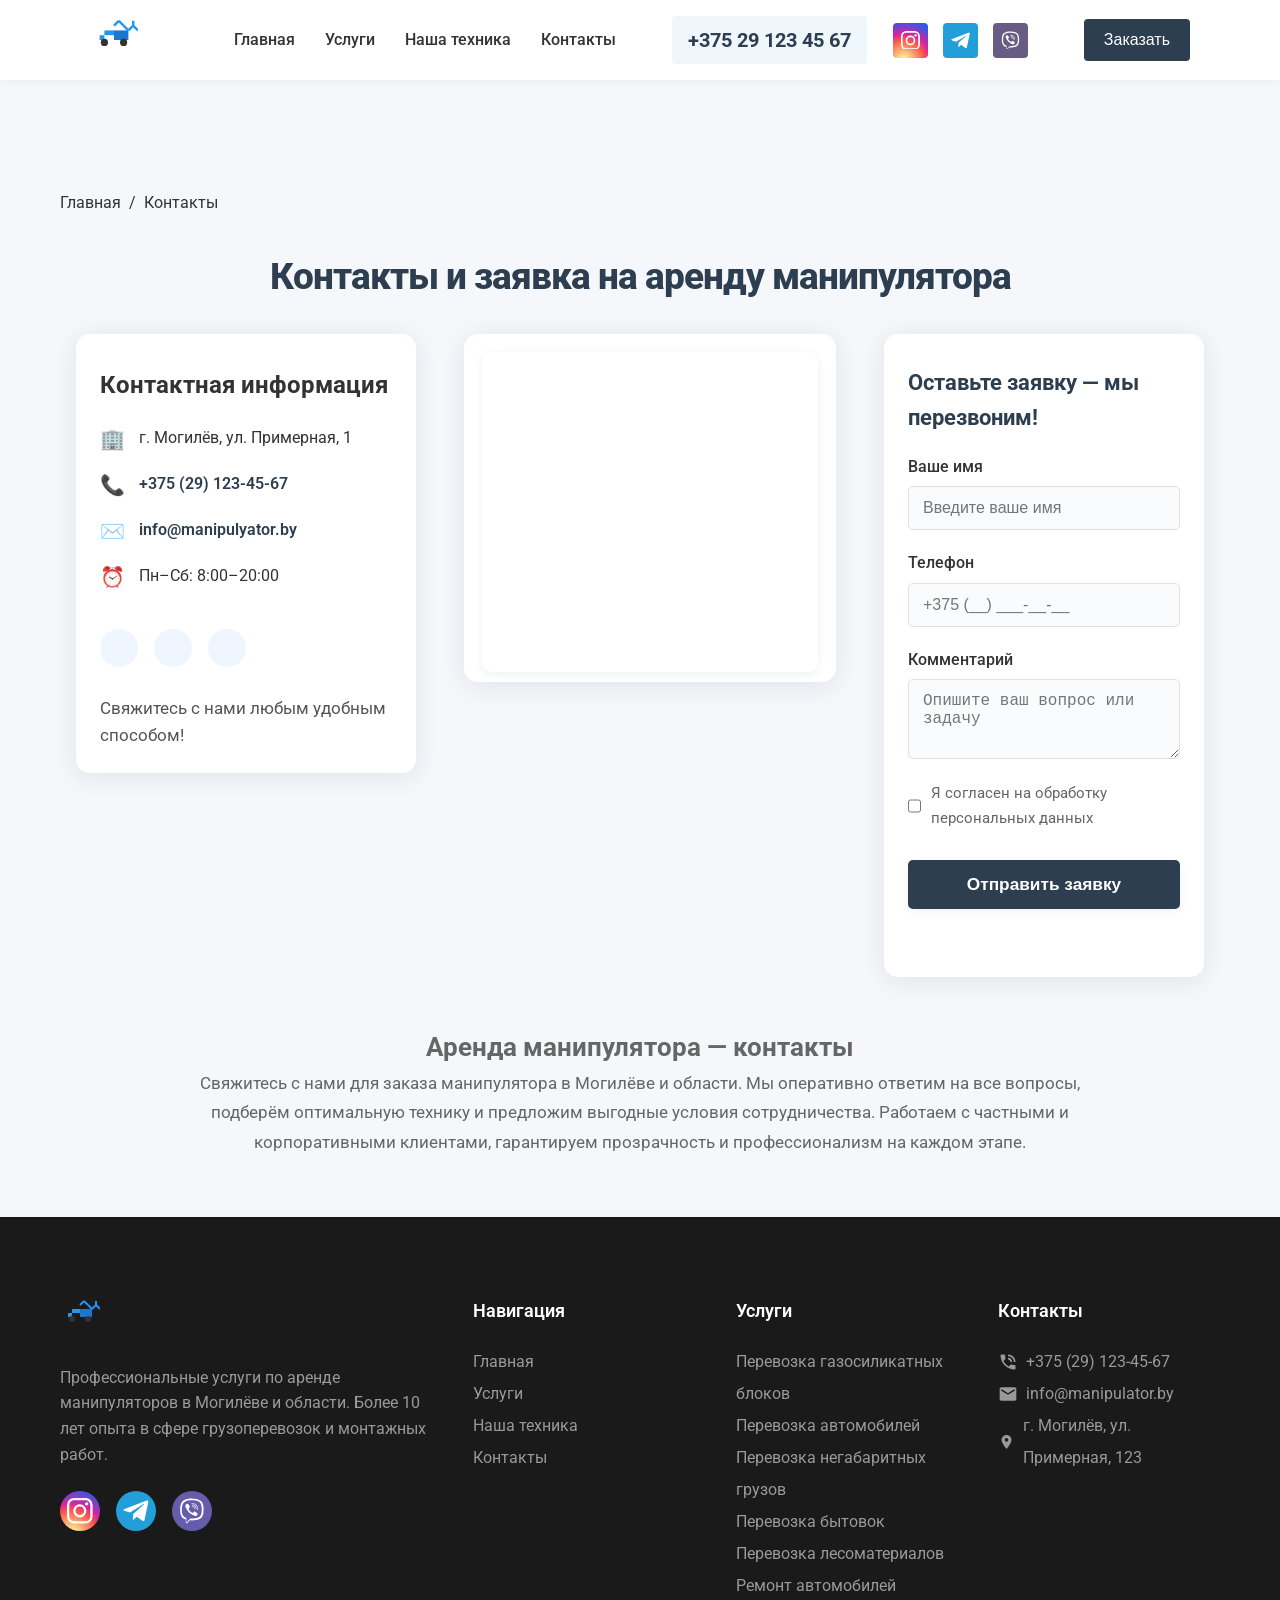
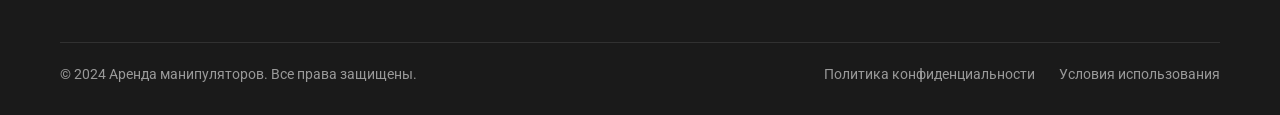
<file: html-css-js/example/contacts.html>
<!DOCTYPE html>
<html lang="ru">
  <head>
    <meta charset="UTF-8" />
    <meta name="viewport" content="width=device-width, initial-scale=1.0" />
    <meta name="robots" content="noindex, nofollow" />
    <title>Контакты | Аренда манипулятора в Могилёве</title>
    <meta
      name="description"
      content="Контакты для заказа манипулятора в Могилёве и области. Телефон, адрес, email, форма обратной связи. Быстрый отклик и консультация."
    />
    <link rel="stylesheet" href="styles.css" />
    <link
      href="https://fonts.googleapis.com/css2?family=Roboto:wght@400;500;700&display=swap"
      rel="stylesheet"
    />
  </head>
  <body>
    <header class="header">
      <div class="header__container">
        <a href="/" class="header__logo">
          <img src="logo.svg" alt="Логотип компании" class="header__logo-img" />
        </a>

        <nav class="header__nav">
          <ul class="header__menu">
            <li><a href="/" class="header__menu-link">Главная</a></li>
            <li><a href="/services.html" class="header__menu-link">Услуги</a></li>
            <li>
              <a href="/equipment.html" class="header__menu-link">Наша техника</a>
            </li>
            <li><a href="/contacts.html" class="header__menu-link">Контакты</a></li>
          </ul>
        </nav>

        <div class="header__contacts">
          <div class="header__social">
            <a href="#" class="header__social-link header__social-link--instagram" aria-label="Instagram">
                <svg xmlns="http://www.w3.org/2000/svg" width="22" height="22" fill="none" viewBox="0 0 22 22">
                    <path d="M15.929 0H6.07A6.078 6.078 0 0 0 0 6.071v9.858A6.078 6.078 0 0 0 6.071 22h9.858A6.078 6.078 0 0 0 22 15.929V6.07A6.078 6.078 0 0 0 15.929 0Zm4.12 15.929a4.124 4.124 0 0 1-4.12 4.12H6.07a4.124 4.124 0 0 1-4.119-4.12V6.07a4.124 4.124 0 0 1 4.12-4.119h9.857a4.124 4.124 0 0 1 4.12 4.12v9.857Z" fill="#fff"/>
                    <path d="M11.001 5.331a5.675 5.675 0 0 0-5.669 5.67 5.675 5.675 0 0 0 5.67 5.668A5.675 5.675 0 0 0 16.67 11 5.675 5.675 0 0 0 11 5.331Zm0 9.386A3.721 3.721 0 0 1 7.284 11a3.721 3.721 0 0 1 3.717-3.717A3.721 3.721 0 0 1 14.718 11a3.721 3.721 0 0 1-3.717 3.717ZM16.907 3.676c-.376 0-.746.152-1.011.419-.267.265-.42.635-.42 1.012s.153.746.42 1.013c.265.265.635.419 1.01.419.378 0 .746-.154 1.013-.42.267-.266.42-.636.42-1.012 0-.377-.153-.747-.42-1.012a1.438 1.438 0 0 0-1.012-.419Z" fill="#fff"/>
                  </svg>
            </a>
            <a href="#" class="header__social-link header__social-link--telegram" aria-label="Telegram">
                <svg xmlns="http://www.w3.org/2000/svg" width="39" height="33" viewBox="0 0 39 33" fill="none">
                    <path d="M15.5834 21.4945L14.9556 30.3244C15.8538 30.3244 16.2428 29.9386 16.7093 29.4753L20.9204 25.4509L29.6462 31.8409C31.2465 32.7327 32.374 32.2631 32.8057 30.3687L38.5333 3.53105L38.5349 3.52947C39.0425 1.16386 37.6794 0.238804 36.1202 0.819137L2.45354 13.7082C0.155859 14.6001 0.190648 15.8809 2.06295 16.4612L10.6702 19.1384L30.663 6.62879C31.6039 6.00577 32.4594 6.35049 31.7557 6.97351L15.5834 21.4945Z" fill="white"/>
                  </svg>
            </a>
            <a href="#" class="header__social-link header__social-link--viber" aria-label="Viber">
                <svg xmlns="http://www.w3.org/2000/svg" width="38" height="40" viewBox="0 0 38 40" fill="none">
                    <path fill-rule="evenodd" clip-rule="evenodd" d="M19.8373 0.981379C28.49 1.01969 32.3747 3.83969 33.3359 4.72667C36.528 7.49326 38.2944 13.6313 37.1039 23.3353C36.0535 31.9094 30.078 33.4285 28.0725 33.9384C27.8758 33.9884 27.7173 34.0287 27.6054 34.065C27.0632 34.2414 22.2893 35.4355 16.0822 34.9131C15.3972 35.7095 14.4882 36.7515 13.8299 37.4608C13.6315 37.6746 13.4457 37.8858 13.2682 38.0877C12.3725 39.1061 11.6856 39.8871 10.6372 39.5616C9.59873 39.24 9.65678 37.6628 9.65678 37.6628L9.66258 33.7672H9.65387C0.577986 31.2142 0.710918 21.7987 0.813664 16.7746C0.91641 11.7505 1.89046 7.69817 4.65938 4.92868C9.63356 0.366065 19.8373 0.981379 19.8373 0.981379ZM19.5788 3.61462C26.8981 3.64655 30.406 5.85065 31.2187 6.58903C33.9191 8.9011 35.2949 14.4337 34.2889 22.539C33.4126 29.6171 28.6644 30.7241 26.9493 31.124C26.759 31.1684 26.6061 31.204 26.4999 31.2382C26.0489 31.3856 21.8549 32.4264 16.5835 32.0822C16.5835 32.0822 12.6548 36.8219 11.4276 38.0542C11.2361 38.2452 11.0108 38.323 10.8605 38.2864C10.6515 38.2348 10.5935 37.9846 10.5935 37.6189C10.5969 37.0959 10.6271 31.1453 10.6271 31.1453C3.20757 29.084 3.37986 21.5241 3.47766 17.2327C3.48102 17.0852 3.48429 16.9415 3.48716 16.8021C3.57366 12.6063 4.36254 9.16813 6.70422 6.85605C10.9116 3.04517 19.5788 3.61462 19.5788 3.61462Z" fill="white"/>
                    <path fill-rule="evenodd" clip-rule="evenodd" d="M19.8815 13.4077C19.8957 13.1348 20.1285 12.9251 20.4014 12.9393C21.4121 12.9921 22.2537 13.298 22.8532 13.918C23.4505 14.5355 23.7429 15.3979 23.7943 16.4327C23.8078 16.7056 23.5975 16.9378 23.3246 16.9514C23.0517 16.9649 22.8195 16.7546 22.8059 16.4817C22.7621 15.5974 22.5195 14.9963 22.1419 14.6059C21.7667 14.2179 21.1936 13.9716 20.3498 13.9275C20.0769 13.9133 19.8673 13.6805 19.8815 13.4077Z" fill="white"/>
                    <path fill-rule="evenodd" clip-rule="evenodd" d="M19.1402 10.7717C19.1601 10.4992 19.3972 10.2945 19.6698 10.3144C21.7258 10.4649 23.3813 11.1675 24.5872 12.4839C25.78 13.7872 26.347 15.4088 26.3058 17.3101C26.2999 17.5833 26.0737 17.8 25.8005 17.7941C25.5273 17.7882 25.3106 17.5619 25.3165 17.2887C25.3528 15.6144 24.8605 14.2482 23.8576 13.1523M19.1402 10.7717C19.1203 11.0443 19.325 11.2814 19.5975 11.3013L19.1402 10.7717ZM19.5975 11.3013C21.4597 11.4376 22.8577 12.061 23.8576 13.1523L19.5975 11.3013Z" fill="white"/>
                    <path fill-rule="evenodd" clip-rule="evenodd" d="M18.277 8.26498C18.2789 7.99173 18.502 7.77176 18.7752 7.77367C21.6164 7.79345 24.0182 8.73935 25.9466 10.6192C27.8912 12.5149 28.8527 15.0957 28.877 18.3001C28.8791 18.5733 28.6593 18.7965 28.386 18.7986C28.1128 18.8007 27.8896 18.5809 27.8875 18.3076C27.8647 15.3071 26.9721 13.0009 25.2558 11.3278C23.5232 9.63881 21.3721 8.78133 18.7683 8.7632C18.4951 8.76129 18.2751 8.53824 18.277 8.26498Z" fill="white"/>
                    <path d="M20.4729 23.0108C20.4729 23.0108 21.1608 23.0688 21.5312 22.6126L22.2533 21.7041C22.6016 21.2537 23.4421 20.9663 24.2652 21.4249C24.8821 21.7767 25.4809 22.1591 26.0595 22.5708C26.6058 22.9725 27.7244 23.9059 27.7278 23.9059C28.2607 24.3558 28.3838 25.0164 28.021 25.7129C28.021 25.717 28.0181 25.724 28.0181 25.7275C27.6185 26.4202 27.1112 27.0448 26.5152 27.578C26.5082 27.5815 26.5082 27.585 26.5019 27.5885C25.9841 28.0211 25.4754 28.2671 24.9758 28.3263C24.9022 28.3392 24.8274 28.3438 24.7529 28.3402C24.5325 28.3423 24.3134 28.3086 24.1039 28.2404L24.0876 28.2166C23.3179 27.9995 22.0327 27.4561 19.8925 26.2754C18.6539 25.6002 17.4748 24.8213 16.3677 23.9471C15.8129 23.5092 15.2835 23.0398 14.7824 22.5412L14.6222 22.381C14.6042 22.3635 14.5868 22.3455 14.5688 22.3276C14.0702 21.8264 13.6008 21.2971 13.1629 20.7422C12.2888 19.6353 11.5099 18.4564 10.8346 17.2181C9.65385 15.0773 9.11052 13.7933 8.89342 13.0224L8.86962 13.0061C8.80156 12.7966 8.76804 12.5774 8.77035 12.3571C8.76629 12.2826 8.77077 12.2078 8.7837 12.1342C8.84601 11.6354 9.09233 11.1263 9.52266 10.607C9.52614 10.6006 9.52963 10.6006 9.53311 10.5936C10.0662 9.99764 10.6909 9.49051 11.3837 9.09132C11.3872 9.09132 11.3941 9.08784 11.3982 9.08784C12.0948 8.72504 12.7554 8.8481 13.2047 9.37808C13.2082 9.38157 14.1398 10.5002 14.5398 11.0464C14.9515 11.6256 15.3339 12.225 15.6857 12.8424C16.1443 13.665 15.8569 14.5073 15.4065 14.8544L14.498 15.5765C14.0394 15.9469 14.0998 16.6347 14.0998 16.6347C14.0998 16.6347 15.4454 21.7273 20.4729 23.0108Z" fill="white"/>
                  </svg>
            </a>
        </div>
          <a href="tel:+375291234567" class="header__phone"
            >+375 29 123 45 67</a
          >
        </div>

        <button class="header__order-btn">Заказать</button>

        <button class="header__mobile-menu-btn" aria-label="Открыть меню">
          <span></span>
          <span></span>
          <span></span>
        </button>
      </div>
    </header>

    <main class="contacts-main">
      <div class="content-container">
        <nav class="breadcrumbs">
          <ul class="breadcrumbs__list">
            <li class="breadcrumbs__item">
              <a href="index.html" class="breadcrumbs__link">Главная</a>
            </li>
            <li class="breadcrumbs__item breadcrumbs__current">Контакты</li>
          </ul>
        </nav>
        <h1 class="contacts-title">Контакты и заявка на аренду манипулятора</h1>
        <div class="contacts-content">
          <section class="contacts-info">
            <h2 class="visually-hidden">Контактная информация</h2>
            <ul class="contacts-info__list">
              <li>
                <span class="contacts-info__icon">🏢</span>
                <span>г. Могилёв, ул. Примерная, 1</span>
              </li>
              <li>
                <span class="contacts-info__icon">📞</span>
                <a href="tel:+375291234567" class="contacts-info__link"
                  >+375 (29) 123-45-67</a
                >
              </li>
              <li>
                <span class="contacts-info__icon">✉️</span>
                <a
                  href="mailto:info@manipulyator.by"
                  class="contacts-info__link"
                  >info@manipulyator.by</a
                >
              </li>
              <li>
                <span class="contacts-info__icon">⏰</span>
                <span>Пн–Сб: 8:00–20:00</span>
              </li>
            </ul>
            <div class="contacts-social">
              <a href="#" class="contacts-social__link" aria-label="Instagram"
                ><svg width="24" height="24"><!-- ... --></svg></a
              >
              <a href="#" class="contacts-social__link" aria-label="Telegram"
                ><svg width="24" height="24"><!-- ... --></svg></a
              >
              <a href="#" class="contacts-social__link" aria-label="Viber"
                ><svg width="24" height="24"><!-- ... --></svg></a
              >
            </div>
            <div class="contacts-info__cta">
              Свяжитесь с нами любым удобным способом!
            </div>
          </section>
          <section class="contacts-map">
            <iframe
              src="https://yandex.ru/map-widget/v1/?um=constructor%3Aexample&amp;source=constructor&amp;width=100%25&amp;height=320&amp;lang=ru_RU&amp;scroll=false&amp;ll=30.265652,53.913507&amp;z=16&amp;pt=30.265652,53.913507,pm2rdm"
              width="100%"
              height="320"
              frameborder="0"
              allowfullscreen
              title="Карта проезда"
              class="contacts-map__iframe"
            ></iframe>
          </section>
          <section class="contacts-form-section">
            <h2 class="contacts-form-title">
              Оставьте заявку — мы перезвоним!
            </h2>
            <form class="contacts-form" id="contactsForm" autocomplete="off">
              <div class="contacts-form__group">
                <label for="name" class="contacts-form__label">Ваше имя</label>
                <input
                  type="text"
                  id="name"
                  name="name"
                  class="contacts-form__input"
                  placeholder="Введите ваше имя"
                  required
                />
              </div>
              <div class="contacts-form__group">
                <label for="phone" class="contacts-form__label">Телефон</label>
                <input
                  type="tel"
                  id="phone"
                  name="phone"
                  class="contacts-form__input"
                  placeholder="+375 (__) ___-__-__"
                  required
                />
              </div>
              <div class="contacts-form__group">
                <label for="comment" class="contacts-form__label"
                  >Комментарий</label
                >
                <textarea
                  id="comment"
                  name="comment"
                  class="contacts-form__textarea"
                  placeholder="Опишите ваш вопрос или задачу"
                ></textarea>
              </div>
              <div class="contacts-form__group contacts-form__group--checkbox">
                <input
                  type="checkbox"
                  id="consent"
                  name="consent"
                  class="contacts-form__checkbox"
                  required
                />
                <label
                  for="consent"
                  class="contacts-form__label contacts-form__label--checkbox"
                  >Я согласен на обработку персональных данных</label
                >
              </div>
              <button type="submit" class="contacts-form__submit">
                Отправить заявку
              </button>
              <div
                class="contacts-form__message"
                id="contactsFormMessage"
                aria-live="polite"
              ></div>
            </form>
          </section>
        </div>
        <section class="contacts-seo-text">
          <h2 class="visually-hidden">Аренда манипулятора — контакты</h2>
          <p>
            Свяжитесь с нами для заказа манипулятора в Могилёве и области. Мы
            оперативно ответим на все вопросы, подберём оптимальную технику и
            предложим выгодные условия сотрудничества. Работаем с частными и
            корпоративными клиентами, гарантируем прозрачность и профессионализм
            на каждом этапе.
          </p>
        </section>
      </div>
    </main>

    <footer class="footer">
      <div class="footer__container">
          <div class="footer__main">
              <div class="footer__info">
                  <a href="/" class="footer__logo">
                      <img src="logo.svg" alt="Логотип компании" class="footer__logo-img">
                  </a>
                  <p class="footer__description">
                      Профессиональные услуги по аренде манипуляторов в Могилёве и области. 
                      Более 10 лет опыта в сфере грузоперевозок и монтажных работ.
                  </p>
                  <div class="footer__social">
                      <a href="#" class="footer__social-link footer__social-link--instagram" aria-label="Instagram">
                          <svg xmlns="http://www.w3.org/2000/svg" width="22" height="22" fill="none" viewBox="0 0 22 22">
                              <path d="M15.929 0H6.07A6.078 6.078 0 0 0 0 6.071v9.858A6.078 6.078 0 0 0 6.071 22h9.858A6.078 6.078 0 0 0 22 15.929V6.07A6.078 6.078 0 0 0 15.929 0Zm4.12 15.929a4.124 4.124 0 0 1-4.12 4.12H6.07a4.124 4.124 0 0 1-4.119-4.12V6.07a4.124 4.124 0 0 1 4.12-4.119h9.857a4.124 4.124 0 0 1 4.12 4.12v9.857Z" fill="#fff"/>
                              <path d="M11.001 5.331a5.675 5.675 0 0 0-5.669 5.67 5.675 5.675 0 0 0 5.67 5.668A5.675 5.675 0 0 0 16.67 11 5.675 5.675 0 0 0 11 5.331Zm0 9.386A3.721 3.721 0 0 1 7.284 11a3.721 3.721 0 0 1 3.717-3.717A3.721 3.721 0 0 1 14.718 11a3.721 3.721 0 0 1-3.717 3.717ZM16.907 3.676c-.376 0-.746.152-1.011.419-.267.265-.42.635-.42 1.012s.153.746.42 1.013c.265.265.635.419 1.01.419.378 0 .746-.154 1.013-.42.267-.266.42-.636.42-1.012 0-.377-.153-.747-.42-1.012a1.438 1.438 0 0 0-1.012-.419Z" fill="#fff"/>
                            </svg>
                      </a>
                      <a href="#" class="footer__social-link footer__social-link--telegram" aria-label="Telegram">
                          <svg xmlns="http://www.w3.org/2000/svg" width="39" height="33" viewBox="0 0 39 33" fill="none">
                              <path d="M15.5834 21.4945L14.9556 30.3244C15.8538 30.3244 16.2428 29.9386 16.7093 29.4753L20.9204 25.4509L29.6462 31.8409C31.2465 32.7327 32.374 32.2631 32.8057 30.3687L38.5333 3.53105L38.5349 3.52947C39.0425 1.16386 37.6794 0.238804 36.1202 0.819137L2.45354 13.7082C0.155859 14.6001 0.190648 15.8809 2.06295 16.4612L10.6702 19.1384L30.663 6.62879C31.6039 6.00577 32.4594 6.35049 31.7557 6.97351L15.5834 21.4945Z" fill="white"/>
                            </svg>
                      </a>
                      <a href="#" class="footer__social-link footer__social-link--viber" aria-label="Viber">
                          <svg xmlns="http://www.w3.org/2000/svg" width="38" height="40" viewBox="0 0 38 40" fill="none">
                              <path fill-rule="evenodd" clip-rule="evenodd" d="M19.8373 0.981379C28.49 1.01969 32.3747 3.83969 33.3359 4.72667C36.528 7.49326 38.2944 13.6313 37.1039 23.3353C36.0535 31.9094 30.078 33.4285 28.0725 33.9384C27.8758 33.9884 27.7173 34.0287 27.6054 34.065C27.0632 34.2414 22.2893 35.4355 16.0822 34.9131C15.3972 35.7095 14.4882 36.7515 13.8299 37.4608C13.6315 37.6746 13.4457 37.8858 13.2682 38.0877C12.3725 39.1061 11.6856 39.8871 10.6372 39.5616C9.59873 39.24 9.65678 37.6628 9.65678 37.6628L9.66258 33.7672H9.65387C0.577986 31.2142 0.710918 21.7987 0.813664 16.7746C0.91641 11.7505 1.89046 7.69817 4.65938 4.92868C9.63356 0.366065 19.8373 0.981379 19.8373 0.981379ZM19.5788 3.61462C26.8981 3.64655 30.406 5.85065 31.2187 6.58903C33.9191 8.9011 35.2949 14.4337 34.2889 22.539C33.4126 29.6171 28.6644 30.7241 26.9493 31.124C26.759 31.1684 26.6061 31.204 26.4999 31.2382C26.0489 31.3856 21.8549 32.4264 16.5835 32.0822C16.5835 32.0822 12.6548 36.8219 11.4276 38.0542C11.2361 38.2452 11.0108 38.323 10.8605 38.2864C10.6515 38.2348 10.5935 37.9846 10.5935 37.6189C10.5969 37.0959 10.6271 31.1453 10.6271 31.1453C3.20757 29.084 3.37986 21.5241 3.47766 17.2327C3.48102 17.0852 3.48429 16.9415 3.48716 16.8021C3.57366 12.6063 4.36254 9.16813 6.70422 6.85605C10.9116 3.04517 19.5788 3.61462 19.5788 3.61462Z" fill="white"/>
                              <path fill-rule="evenodd" clip-rule="evenodd" d="M19.8815 13.4077C19.8957 13.1348 20.1285 12.9251 20.4014 12.9393C21.4121 12.9921 22.2537 13.298 22.8532 13.918C23.4505 14.5355 23.7429 15.3979 23.7943 16.4327C23.8078 16.7056 23.5975 16.9378 23.3246 16.9514C23.0517 16.9649 22.8195 16.7546 22.8059 16.4817C22.7621 15.5974 22.5195 14.9963 22.1419 14.6059C21.7667 14.2179 21.1936 13.9716 20.3498 13.9275C20.0769 13.9133 19.8673 13.6805 19.8815 13.4077Z" fill="white"/>
                              <path fill-rule="evenodd" clip-rule="evenodd" d="M19.1402 10.7717C19.1601 10.4992 19.3972 10.2945 19.6698 10.3144C21.7258 10.4649 23.3813 11.1675 24.5872 12.4839C25.78 13.7872 26.347 15.4088 26.3058 17.3101C26.2999 17.5833 26.0737 17.8 25.8005 17.7941C25.5273 17.7882 25.3106 17.5619 25.3165 17.2887C25.3528 15.6144 24.8605 14.2482 23.8576 13.1523M19.1402 10.7717C19.1203 11.0443 19.325 11.2814 19.5975 11.3013L19.1402 10.7717ZM19.5975 11.3013C21.4597 11.4376 22.8577 12.061 23.8576 13.1523L19.5975 11.3013Z" fill="white"/>
                              <path fill-rule="evenodd" clip-rule="evenodd" d="M18.277 8.26498C18.2789 7.99173 18.502 7.77176 18.7752 7.77367C21.6164 7.79345 24.0182 8.73935 25.9466 10.6192C27.8912 12.5149 28.8527 15.0957 28.877 18.3001C28.8791 18.5733 28.6593 18.7965 28.386 18.7986C28.1128 18.8007 27.8896 18.5809 27.8875 18.3076C27.8647 15.3071 26.9721 13.0009 25.2558 11.3278C23.5232 9.63881 21.3721 8.78133 18.7683 8.7632C18.4951 8.76129 18.2751 8.53824 18.277 8.26498Z" fill="white"/>
                              <path d="M20.4729 23.0108C20.4729 23.0108 21.1608 23.0688 21.5312 22.6126L22.2533 21.7041C22.6016 21.2537 23.4421 20.9663 24.2652 21.4249C24.8821 21.7767 25.4809 22.1591 26.0595 22.5708C26.6058 22.9725 27.7244 23.9059 27.7278 23.9059C28.2607 24.3558 28.3838 25.0164 28.021 25.7129C28.021 25.717 28.0181 25.724 28.0181 25.7275C27.6185 26.4202 27.1112 27.0448 26.5152 27.578C26.5082 27.5815 26.5082 27.585 26.5019 27.5885C25.9841 28.0211 25.4754 28.2671 24.9758 28.3263C24.9022 28.3392 24.8274 28.3438 24.7529 28.3402C24.5325 28.3423 24.3134 28.3086 24.1039 28.2404L24.0876 28.2166C23.3179 27.9995 22.0327 27.4561 19.8925 26.2754C18.6539 25.6002 17.4748 24.8213 16.3677 23.9471C15.8129 23.5092 15.2835 23.0398 14.7824 22.5412L14.6222 22.381C14.6042 22.3635 14.5868 22.3455 14.5688 22.3276C14.0702 21.8264 13.6008 21.2971 13.1629 20.7422C12.2888 19.6353 11.5099 18.4564 10.8346 17.2181C9.65385 15.0773 9.11052 13.7933 8.89342 13.0224L8.86962 13.0061C8.80156 12.7966 8.76804 12.5774 8.77035 12.3571C8.76629 12.2826 8.77077 12.2078 8.7837 12.1342C8.84601 11.6354 9.09233 11.1263 9.52266 10.607C9.52614 10.6006 9.52963 10.6006 9.53311 10.5936C10.0662 9.99764 10.6909 9.49051 11.3837 9.09132C11.3872 9.09132 11.3941 9.08784 11.3982 9.08784C12.0948 8.72504 12.7554 8.8481 13.2047 9.37808C13.2082 9.38157 14.1398 10.5002 14.5398 11.0464C14.9515 11.6256 15.3339 12.225 15.6857 12.8424C16.1443 13.665 15.8569 14.5073 15.4065 14.8544L14.498 15.5765C14.0394 15.9469 14.0998 16.6347 14.0998 16.6347C14.0998 16.6347 15.4454 21.7273 20.4729 23.0108Z" fill="white"/>
                            </svg>
                      </a>
                  </div>
              </div>

              <div class="footer__nav">
                  <div class="footer__nav-column">
                      <h3 class="footer__nav-title">Навигация</h3>
                      <ul class="footer__nav-list">
                          <li><a href="/" class="footer__nav-link">Главная</a></li>
                          <li><a href="/services.html" class="footer__nav-link">Услуги</a></li>
                          <li><a href="/equipment" class="footer__nav-link">Наша техника</a></li>
                          <li><a href="/contacts" class="footer__nav-link">Контакты</a></li>
                      </ul>
                  </div>

                  <div class="footer__nav-column">
                      <h3 class="footer__nav-title">Услуги</h3>
                      <ul class="footer__nav-list">
                          <li><a href="/services/gas-silicate.html" class="footer__nav-link">Перевозка газосиликатных блоков</a></li>
                          <li><a href="/services/car-transport.html" class="footer__nav-link">Перевозка автомобилей</a></li>
                          <li><a href="/services/oversized.html" class="footer__nav-link">Перевозка негабаритных грузов</a></li>
                          <li><a href="/services/cabin-transport.html" class="footer__nav-link">Перевозка бытовок</a></li>
                          <li><a href="/services/wood-transport.html" class="footer__nav-link">Перевозка лесоматериалов</a></li>
                          <li><a href="/services/vehicle-repair.html" class="footer__nav-link">Ремонт автомобилей</a></li>
                      </ul>
                  </div>

                  <div class="footer__nav-column">
                      <h3 class="footer__nav-title">Контакты</h3>
                      <ul class="footer__nav-list">
                          <li>
                              <a href="tel:+375291234567" class="footer__nav-link footer__nav-link--contact">
                                  <svg class="footer__nav-icon" width="20" height="20" viewBox="0 0 24 24">
                                      <path d="M20 15.5c-1.2 0-2.4-.2-3.6-.6-.3-.1-.7 0-1 .2l-2.2 2.2c-2.8-1.4-5.1-3.8-6.6-6.6l2.2-2.2c.3-.3.4-.7.2-1-.3-1.1-.5-2.3-.5-3.5 0-.6-.4-1-1-1H4c-.6 0-1 .4-1 1 0 9.4 7.6 17 17 17 .6 0 1-.4 1-1v-3.5c0-.6-.4-1-1-1zM19 12h2c0-4.9-4-8.9-9-8.9v2c3.9 0 7 3.1 7 6.9zm-4 0h2c0-2.8-2.2-5-5-5v2c1.7 0 3 1.3 3 3z"/>
                                  </svg>
                                  +375 (29) 123-45-67
                              </a>
                          </li>
                          <li>
                              <a href="mailto:info@manipulator.by" class="footer__nav-link footer__nav-link--contact">
                                  <svg class="footer__nav-icon" width="20" height="20" viewBox="0 0 24 24">
                                      <path d="M20 4H4c-1.1 0-2 .9-2 2v12c0 1.1.9 2 2 2h16c1.1 0 2-.9 2-2V6c0-1.1-.9-2-2-2zm0 4l-8 5-8-5V6l8 5 8-5v2z"/>
                                  </svg>
                                  info@manipulator.by
                              </a>
                          </li>
                          <li>
                              <a href="https://yandex.by/maps" target="_blank" class="footer__nav-link footer__nav-link--contact">
                                  <svg class="footer__nav-icon" width="20" height="20" viewBox="0 0 24 24">
                                      <path d="M12 2C8.13 2 5 5.13 5 9c0 5.25 7 13 7 13s7-7.75 7-13c0-3.87-3.13-7-7-7zm0 9.5c-1.38 0-2.5-1.12-2.5-2.5s1.12-2.5 2.5-2.5 2.5 1.12 2.5 2.5-1.12 2.5-2.5 2.5z"/>
                                  </svg>
                                  г. Могилёв, ул. Примерная, 123
                              </a>
                          </li>
                      </ul>
                  </div>
              </div>
          </div>

          <div class="footer__bottom">
              <div class="footer__copyright">
                  © 2024 Аренда манипуляторов. Все права защищены.
              </div>
              <div class="footer__links">
                  <a href="/privacy" class="footer__link">Политика конфиденциальности</a>
                  <a href="/terms" class="footer__link">Условия использования</a>
              </div>
          </div>
      </div>
  </footer>

    <div class="modal" id="orderModal">
      <div class="modal__overlay"></div>
      <div class="modal__container">
        <button class="modal__close" aria-label="Закрыть">
          <svg width="24" height="24" viewBox="0 0 24 24">
            <path
              d="M19 6.41L17.59 5 12 10.59 6.41 5 5 6.41 10.59 12 5 17.59 6.41 19 12 13.41 17.59 19 19 17.59 13.41 12z"
            />
          </svg>
        </button>
        <h2 class="modal__title">Заказать услугу</h2>
        <form class="modal__form" id="orderForm">
          <input type="hidden" name="service" id="serviceName" />
          <div class="modal__form-group">
            <label class="modal__label" for="name">Ваше имя</label>
            <input
              type="text"
              class="modal__input"
              id="name"
              name="name"
              required
              placeholder="Введите ваше имя"
            />
          </div>
          <div class="modal__form-group">
            <label class="modal__label" for="phone">Телефон</label>
            <input
              type="tel"
              class="modal__input"
              id="phone"
              name="phone"
              required
              placeholder="+375 (__) ___-__-__"
            />
          </div>
          <div class="modal__form-group">
            <label class="modal__label" for="message">Комментарий</label>
            <textarea
              class="modal__textarea"
              id="message"
              name="message"
              placeholder="Опишите ваш вопрос или задачу"
            ></textarea>
          </div>
          <div class="modal__form-group modal__form-group--checkbox">
            <input
              type="checkbox"
              class="modal__checkbox"
              id="privacy"
              name="privacy"
              required
            />
            <label class="modal__label modal__label--checkbox" for="privacy">
              Я согласен на обработку персональных данных
            </label>
          </div>
          <button type="submit" class="modal__submit">Отправить заявку</button>
        </form>
      </div>
    </div>

    <script src="script.js"></script>
  </body>
</html>
</file>
<file: html-css-js/example/styles.css>
/* Общие стили */
:root {
  --primary-color: #2c3e50;
  --secondary-color: #3498db;
  --accent-color: #e74c3c;
  --text-color: #333;
  --light-gray: #f5f5f5;
  --border-color: #ddd;
  --shadow: 0 2px 4px rgba(0, 0, 0, 0.1);
  --transition: all 0.3s ease;
  --header-height: 60px;
  --header-bg: rgba(255, 255, 255, 0.98);
  --mobile-menu-width: 280px;
  --logo-size-mobile: 40px;
  --logo-size-desktop: 48px;
}

* {
  margin: 0;
  padding: 0;
  box-sizing: border-box;
}

body {
  font-family: "Roboto", sans-serif;
  line-height: 1.6;
  color: var(--text-color);
}

.content-container {
  max-width: 1200px;
  margin: 0 auto;
  padding: 0 20px;
}

/* Хедер */
.header {
  background-color: #fff;
  box-shadow: var(--shadow);
  position: fixed;
  top: 0;
  left: 0;
  right: 0;
  z-index: 1000;
  padding: 10px 0;
}

@media screen and (min-width: 768px) {
  .header {
    height: 80px;
    padding: 0;
  }
}

@media screen and (min-width: 1024px) {
  .header {
    position: sticky;
    top: 0;
    z-index: 100;
    background: rgba(255, 255, 255, 0.97);
    box-shadow: 0 2px 8px rgba(0, 0, 0, 0.04);
    transition: background 0.3s;
  }
}

/* Header Container */
.header__container {
  padding: 0 16px;
  height: 100%;
  display: flex;
  align-items: center;
  justify-content: space-between;
  gap: 26px;
}

@media screen and (min-width: 768px) {
  .header__container {
    max-width: 720px;
    margin: 0 auto;
    padding: 0 20px;
  }
}

@media screen and (min-width: 1024px) {
  .header__container {
    max-width: 980px;
  }
}

@media screen and (min-width: 1200px) {
  .header__container {
    max-width: 1140px;
  }
}

.header__contacts {
  display: flex;
  flex-direction: column;
  align-items: center;
  gap: 10px;
  flex-grow: 2;
  justify-content: space-around;
}

.header__phone {
  display: flex;
  align-items: center;
  gap: 8px;
  color: var(--primary-color);
  font-size: 14px;
  font-weight: 700;
  text-decoration: none;
  padding: 8px;
  width: fit-content;
  border-radius: 4px;
  background: rgba(52, 152, 219, 0.08);
  transition: background 0.2s, color 0.2s;
}

.header__phone:hover {
  background: var(--primary-color);
  color: #fff;
}

@media screen and (min-width: 450px) {
  .header__contacts {
    flex-direction: row-reverse;
    align-items: center;
  }
}

@media screen and (min-width: 550px) {
  .header__phone {
    padding: 8px 16px;
    font-size: 18px;
  }
}
@media screen and (min-width: 768px) {
  .header__phone {
    font-size: 20px;
  }
}

/* Logo */
.header__logo {
  display: flex;
  align-items: center;
}

.header__logo-img {
  width: var(--logo-size-mobile);
  height: var(--logo-size-mobile);
}

@media screen and (min-width: 768px) {
  .header__logo-img {
    width: var(--logo-size-desktop);
    height: var(--logo-size-desktop);
  }
}

/* Navigation */
.header__nav {
  @media screen and (max-width: 1023px) {
    position: fixed;
    top: 0;
    right: 0;
    width: var(--mobile-menu-width);
    height: 100vh;
    height: 100dvh;
    background: var(--header-bg);
    box-shadow: -2px 0 8px rgba(0, 0, 0, 0.1);
    transform: translateX(100%);
    padding: calc(var(--header-height) + 10px) 20px 20px 20px;
    z-index: 999;
    transition: transform 0.3s ease-in-out;
    display: flex;
    flex-direction: column;
    justify-content: flex-start;
  }
}

.header__nav.active {
  transform: translateX(0);
}

@media screen and (min-width: 1024px) {
  .header__nav {
    position: static;
    width: auto;
    height: auto;
    background: none;
    box-shadow: none;
    transform: none;
    padding: 0;
    margin-left: 40px;
  }
}

/* Menu */
.header__menu {
  display: flex;
  flex-direction: column;
  list-style: none;
  gap: 20px;
}

@media screen and (min-width: 1024px) {
  .header__menu {
    flex-direction: row;
    align-items: center;
    justify-content: space-between;
  }

  .header__contacts {
    gap: 26px;
    flex-grow: 0;
  }
}

@media screen and (min-width: 1200px) {
  .header__menu {
    gap: 30px;
  }
}

/* Menu Links */
.header__menu-link {
  color: var(--text-color);
  text-decoration: none;
  font-size: 18px;
  font-weight: 500;
  display: block;
  padding: 10px 0;
  transition: color 0.3s ease;
}

.header__menu-link:hover {
  color: var(--primary-color);
}

@media screen and (min-width: 768px) {
  .header__menu-link {
    font-size: 16px;
    padding: 0;
  }
}

/* Social Links */
.header__social {
  display: flex;
  gap: 15px;
  justify-content: center;
}

.header__social-link {
    display: flex;
    align-items: center;
    justify-content: center;    
    width: 25px;
    height: 25px;
    padding: 4px;
    border-radius: 4px;
  transition: color 0.3s ease;
}

@media screen and (min-width: 768px) {
    .header__social-link {
        width: 35px;
        height: 35px
    }
}

.header__social-link svg {
    width: 70%;
    height: 70%;
  }

.header__social-link--instagram {
    background: radial-gradient(circle at 30% 107%, #fdf497 0%, #fdf497 5%, #fd5949 45%, #d6249f 60%, #285AEB 90%);
}

.header__social-link--instagram:hover {
    filter: brightness(1.2);
    box-shadow: 0 0 10px rgba(214, 36, 159, 0.3);
}

.header__social-link--telegram {
  background-color: #229ed9;
}

.header__social-link--telegram:hover {
  background-color: #0088cc;
}

.header__social-link--viber {
  background-color: #665c84;
}

.header__social-link--viber:hover {
  background-color: #4c4292;
}

.header__social-link:hover {
  color: var(--primary-color);
}

.header__social-icon {
  width: 24px;
  height: 24px;
  fill: currentColor;
}

/* Order Button */
.header__order-btn {
  display: none;
}

.header__order-btn:hover {
  background: #1976d2;
}

/* Mobile Menu Button */
.header__mobile-menu-btn {
  display: flex;
  flex-direction: column;
  justify-content: space-between;
  width: 30px;
  height: 20px;
  background: none;
  border: none;
  cursor: pointer;
  padding: 0;
  z-index: 1000;
}

@media screen and (min-width: 768px) {
  .header__order-btn {
    display: block;
    width: fit-content;
    background: var(--primary-color);
    color: white;
    border: none;
    padding: 12px 20px;
    border-radius: 4px;
    font-size: 16px;
    font-weight: 500;
    cursor: pointer;
    transition: background-color 0.3s ease;
  }
}

@media screen and (min-width: 1024px) {
  .header__mobile-menu-btn {
    display: none;
  }
}

.header__mobile-menu-btn span {
  display: block;
  width: 100%;
  height: 2px;
  background: var(--text-color);
  transition: transform 0.3s ease, opacity 0.3s ease;
}

.header__mobile-menu-btn.active span:nth-child(1) {
  transform: translateY(9px) rotate(45deg);
}

.header__mobile-menu-btn.active span:nth-child(2) {
  opacity: 0;
}

.header__mobile-menu-btn.active span:nth-child(3) {
  transform: translateY(-9px) rotate(-45deg);
}

/* Main */
main.main {
  margin-top: 80px;
}

@media screen and (min-width: 768px) {
  main.main {
    margin-top: 0;
  }
}

/* Hero Section */
.hero {
  padding: 80px 16px 40px;
  background: linear-gradient(to bottom, #f5f5f5, #ffffff);
}

.hero__container {
  max-width: 1200px;
  margin: 0 auto;
  display: flex;
  flex-direction: column;
  gap: 40px;
}

.hero__content {
  display: flex;
  flex-direction: column;
  gap: 20px;
}

.hero__title {
  font-size: 28px;
  font-weight: 700;
  line-height: 1.2;
  color: var(--text-color);
}

.hero__subtitle {
  font-size: 18px;
  color: #666;
  line-height: 1.4;
}

.hero__features {
  list-style: none;
  display: flex;
  flex-direction: column;
  gap: 16px;
  margin: 20px 0;
}

.hero__feature {
  display: flex;
  align-items: center;
  gap: 12px;
  font-size: 16px;
  color: var(--text-color);
}

.hero__feature-icon {
  fill: var(--primary-color);
  flex-shrink: 0;
}

.hero__button {
  align-self: flex-start;
  background: var(--primary-color);
  color: white;
  border: none;
  padding: 14px 32px;
  border-radius: 4px;
  font-size: 16px;
  font-weight: 500;
  cursor: pointer;
  transition: background-color 0.3s ease;
  margin-bottom: 28px;
}

.hero__button:hover {
  background: #1976d2;
}

.hero__image {
  width: 100%;
  border-radius: 8px;
  overflow: hidden;
  box-shadow: 0 4px 12px rgba(0, 0, 0, 0.1);
}

.hero__img {
  width: 100%;
  height: auto;
  display: block;
  object-fit: cover;
}

@media screen and (min-width: 768px) {
  .hero {
    padding: 100px 20px 60px;
  }

  .hero__container {
    flex-direction: row;
    align-items: center;
    gap: 60px;
  }

  .hero__content {
    flex: 1;
  }

  .hero__title {
    font-size: 36px;
  }

  .hero__subtitle {
    font-size: 20px;
  }

  .hero__image {
    flex: 1;
  }
}

@media screen and (min-width: 1200px) {
  .hero {
    padding: 120px 20px 80px;
  }

  .hero__title {
    font-size: 42px;
  }

  .hero__features {
    gap: 20px;
  }

  .hero__feature {
    font-size: 18px;
  }
}

/* Services Section */
.services {
  padding: 60px 16px;
  background: #fff;
}

.services__title {
  font-size: 32px;
  font-weight: 700;
  text-align: center;
  margin-bottom: 40px;
  color: var(--text-color);
}

.services__grid {
  display: grid;
  grid-template-columns: 1fr;
  gap: 24px;
}

/* Service Card */
.service-card {
  display: flex;
  flex-direction: column;
  background: #fff;
  border-radius: 8px;
  overflow: hidden;
  box-shadow: 0 2px 8px rgba(0, 0, 0, 0.1);
  transition: transform 0.3s ease, box-shadow 0.3s ease;
}

.service-card:hover {
  transform: translateY(-4px);
  box-shadow: 0 4px 12px rgba(0, 0, 0, 0.15);
}

.service-card__image {
  width: 100%;
  height: 200px;
  overflow: hidden;
}

.service-card__img {
  width: 100%;
  height: 100%;
  object-fit: cover;
  transition: transform 0.3s ease;
}

.service-card:hover .service-card__img {
  transform: scale(1.05);
}

.service-card__content {
  padding: 20px;
  display: flex;
  flex-direction: column;
  flex-grow: 1;
}

.service-card__title {
  font-size: 20px;
  font-weight: 600;
  margin-bottom: 12px;
  color: var(--text-color);
}

.service-card__description {
  font-size: 16px;
  color: #666;
  margin-bottom: 16px;
  line-height: 1.4;
}

.service-card__footer {
  display: flex;
  flex-direction: column;
  gap: 16px;
  margin-top: auto;
}

.service-card__price {
  margin-bottom: 0;
  color: var(--primary-color);
  font-weight: 700;
  font-size: 20px;
}

.service-card__buttons {
  display: flex;
  flex-direction: column;
  align-items: center;
  gap: 8px;
  margin-top: auto;
}

.service-card__link,
.service-card__button {
  display: flex;
  align-items: center;
  justify-content: center;
  min-width: 120px;
  height: 48px;
  font-size: 17px;
  font-weight: 500;
  border-radius: 4px;
  padding: 0 24px;
  box-sizing: border-box;
  transition: background 0.2s, color 0.2s, border 0.2s;
  text-decoration: none;
  cursor: pointer;
}
.service-card__link {
  background: #fff;
  color: var(--primary-color);
  border: 2px solid var(--primary-color);
}
.service-card__link:hover {
  background: var(--primary-color);
  color: #fff;
  border-color: var(--primary-color);
}
.service-card__button {
  background: var(--primary-color);
  color: #fff;
  border: 2px solid var(--primary-color);
}
.service-card__button:hover {
  background: #1976d2;
  border-color: #1976d2;
}
@media screen and (min-width: 768px) {
  .service-card__link,
  .service-card__button {
    font-size: 18px;
    height: 52px;
    padding: 0 28px;
  }
}

@media screen and (min-width: 550px) {
  .service-card__buttons {
    flex-direction: row;
  }
}

@media screen and (min-width: 768px) {
  .services {
    padding: 80px 20px;
  }

  .services__title {
    font-size: 36px;
    margin-bottom: 50px;
  }

  .services__grid {
    grid-template-columns: repeat(2, 1fr);
    gap: 30px;
  }

  .service-card__image {
    height: 240px;
  }

  .service-card__buttons {
    justify-content: space-between;
  }
}

@media screen and (min-width: 1200px) {
  .services {
    padding: 100px 20px;
  }

  .services__title {
    font-size: 42px;
    margin-bottom: 60px;
  }

  .services__grid {
    grid-template-columns: repeat(3, 1fr);
    gap: 40px;
  }

  .service-card__image {
    height: 280px;
  }
}

/* Categories Section */
.categories {
  padding: 60px 16px;
  background: #f5f5f5;
}

.categories__title {
  font-size: 32px;
  font-weight: 700;
  text-align: center;
  margin-bottom: 40px;
  color: var(--text-color);
}

.categories__grid {
  display: grid;
  grid-template-columns: 1fr;
  gap: 20px;
}

/* Category Card */
.category-card {
  background: #fff;
  border-radius: 8px;
  padding: 24px;
  text-align: center;
  box-shadow: 0 2px 8px rgba(0, 0, 0, 0.1);
  transition: transform 0.3s ease, box-shadow 0.3s ease;
  cursor: pointer;
}

.category-card:hover {
  transform: translateY(-4px);
  box-shadow: 0 4px 12px rgba(0, 0, 0, 0.15);
}

.category-card__icon {
  width: 64px;
  height: 64px;
  margin: 0 auto 16px;
  color: var(--primary-color);
  transition: transform 0.3s ease;
}

.category-card:hover .category-card__icon {
  transform: scale(1.1);
}

.category-card__title {
  font-size: 18px;
  font-weight: 500;
  color: var(--text-color);
  margin: 0;
}

@media screen and (min-width: 550px) {
  .categories__grid {
    grid-template-columns: repeat(2, 1fr);
  }
}

@media screen and (min-width: 768px) {
  .categories {
    padding: 80px 20px;
  }

  .categories__title {
    font-size: 36px;
    margin-bottom: 50px;
  }

  .categories__grid {
    grid-template-columns: repeat(3, 1fr);
    gap: 30px;
  }

  .category-card {
    padding: 32px;
  }

  .category-card__icon {
    width: 80px;
    height: 80px;
    margin-bottom: 20px;
  }

  .category-card__title {
    font-size: 20px;
  }
}

@media screen and (min-width: 1200px) {
  .categories {
    padding: 100px 20px;
  }

  .categories__title {
    font-size: 42px;
    margin-bottom: 60px;
  }

  .categories__grid {
    grid-template-columns: repeat(3, 1fr);
    gap: 40px;
  }

  .category-card {
    padding: 40px;
  }

  .category-card__icon {
    width: 96px;
    height: 96px;
    margin-bottom: 24px;
  }

  .category-card__title {
    font-size: 22px;
  }
}

/* Advantages Section */
.advantages {
  padding: 60px 16px;
  background: #fff;
}

.advantages__title {
  font-size: 32px;
  font-weight: 700;
  text-align: center;
  margin-bottom: 40px;
  color: var(--text-color);
}

.advantages__grid {
  display: grid;
  grid-template-columns: 1fr;
  gap: 24px;
  margin-bottom: 60px;
}

/* Advantage Card */
.advantage-card {
  background: #fff;
  border-radius: 8px;
  padding: 32px;
  text-align: center;
  box-shadow: 0 2px 8px rgba(0, 0, 0, 0.1);
  transition: transform 0.3s ease, box-shadow 0.3s ease;
}

.advantage-card:hover {
  transform: translateY(-4px);
  box-shadow: 0 4px 12px rgba(0, 0, 0, 0.15);
}

.advantage-card__icon {
  width: 64px;
  height: 64px;
  margin: 0 auto 20px;
  color: var(--primary-color);
  transition: transform 0.3s ease;
}

.advantage-card:hover .advantage-card__icon {
  transform: scale(1.1);
}

.advantage-card__title {
  font-size: 20px;
  font-weight: 600;
  margin-bottom: 12px;
  color: var(--text-color);
}

.advantage-card__description {
  font-size: 16px;
  color: #666;
  line-height: 1.4;
}

/* Workflow */
.workflow {
  padding-top: 40px;
  border-top: 1px solid #eee;
}

.workflow__title {
  font-size: 32px;
  font-weight: 700;
  text-align: center;
  margin-bottom: 40px;
  color: var(--text-color);
}

.workflow__steps {
  display: grid;
  grid-template-columns: 1fr;
  gap: 24px;
}

/* Workflow Step */
.workflow-step {
  position: relative;
  background: #fff;
  border-radius: 8px;
  padding: 32px;
  text-align: center;
  box-shadow: 0 2px 8px rgba(0, 0, 0, 0.1);
}

.workflow-step__number {
  position: absolute;
  top: -20px;
  left: 50%;
  transform: translateX(-50%);
  width: 40px;
  height: 40px;
  background: var(--primary-color);
  color: #fff;
  border-radius: 50%;
  display: flex;
  align-items: center;
  justify-content: center;
  font-size: 18px;
  font-weight: 700;
}

.workflow-step__icon {
  width: 64px;
  height: 64px;
  margin: 0 auto 20px;
  color: var(--primary-color);
}

.workflow-step__title {
  font-size: 20px;
  font-weight: 600;
  margin-bottom: 12px;
  color: var(--text-color);
}

.workflow-step__description {
  font-size: 16px;
  color: #666;
  line-height: 1.4;
}

@media screen and (min-width: 768px) {
  .advantages {
    padding: 80px 20px;
  }

  .advantages__title,
  .workflow__title {
    font-size: 36px;
    margin-bottom: 50px;
  }

  .advantages__grid {
    grid-template-columns: repeat(2, 1fr);
    gap: 30px;
  }

  .workflow__steps {
    grid-template-columns: repeat(2, 1fr);
    gap: 30px;
  }

  .workflow-step {
    padding: 40px;
  }
}

@media screen and (min-width: 1024px) {
  .workflow__steps {
    grid-template-columns: repeat(auto-fit, minmax(220px, 1fr));
    gap: 40px;
    justify-content: center;
  }
  .workflow-step {
    width: 240px;
    min-width: 220px;
    max-width: 260px;
    flex-shrink: 0;
    margin: 0 auto;
  }
}

@media screen and (min-width: 1200px) {
  .advantages {
    padding: 100px 20px;
  }

  .advantages__title,
  .workflow__title {
    font-size: 42px;
    margin-bottom: 60px;
  }

  .advantages__grid {
    grid-template-columns: repeat(4, 1fr);
    gap: 40px;
  }

  .workflow__steps {
    grid-template-columns: repeat(5, 1fr);
    gap: 40px;
    flex-wrap: wrap;
  }

  .workflow-step {
    padding: 48px;
  }

  .workflow-step__number {
    width: 48px;
    height: 48px;
    font-size: 20px;
  }
}

/* Feedback Section */
.feedback {
  padding: 60px 16px;
  background: linear-gradient(to right, #f5f5f5, #ffffff);
}

.feedback__content {
  flex: 1;
}

.feedback__title {
  font-size: 32px;
  font-weight: 700;
  margin-bottom: 16px;
  color: var(--text-color);
}

.feedback__subtitle {
  font-size: 18px;
  color: #666;
  margin-bottom: 32px;
  line-height: 1.4;
}

/* Feedback Form */
.feedback-form {
  display: flex;
  flex-direction: column;
  gap: 24px;
}

.feedback-form__group {
  display: flex;
  flex-direction: column;
  gap: 8px;
}

.feedback-form__label {
  font-size: 16px;
  font-weight: 500;
  color: var(--text-color);
}

.feedback-form__input,
.feedback-form__textarea {
  padding: 12px 16px;
  border: 2px solid #e0e0e0;
  border-radius: 4px;
  font-size: 16px;
  transition: border-color 0.3s ease;
}

.feedback-form__input:focus,
.feedback-form__textarea:focus {
  outline: none;
  border-color: var(--primary-color);
}

.feedback-form__textarea {
  min-height: 120px;
  resize: vertical;
}

.feedback-form__group--checkbox {
  flex-direction: row;
  align-items: center;
  gap: 12px;
}

.feedback-form__checkbox {
  width: 20px;
  height: 20px;
  margin: 0;
}

.feedback-form__label--checkbox {
  font-size: 14px;
  color: #666;
}

.feedback-form__submit {
  background: var(--primary-color);
  color: #fff;
  border: none;
  padding: 16px 32px;
  border-radius: 4px;
  font-size: 16px;
  font-weight: 500;
  cursor: pointer;
  transition: background-color 0.3s ease;
}

.feedback-form__submit:hover {
  background: #1976d2;
}

.feedback__image {
  width: 100%;
  border-radius: 8px;
  overflow: hidden;
  box-shadow: 0 4px 12px rgba(0, 0, 0, 0.1);
}

.feedback__img {
  width: 100%;
  height: auto;
  display: block;
  object-fit: cover;
}

@media screen and (min-width: 768px) {
  .feedback {
    padding: 80px 20px;
  }

  .feedback__container {
    flex-direction: row;
    align-items: center;
    gap: 60px;
  }

  .feedback__title {
    font-size: 36px;
  }

  .feedback__subtitle {
    font-size: 20px;
  }

  .feedback__image {
    flex: 1;
  }
}

@media screen and (min-width: 1200px) {
  .feedback {
    padding: 100px 20px;
  }

  .feedback__title {
    font-size: 42px;
  }

  .feedback-form__input,
  .feedback-form__textarea {
    padding: 16px 20px;
    font-size: 18px;
  }

  .feedback-form__submit {
    padding: 20px 40px;
    font-size: 18px;
  }
}

/* Footer */
.footer {
  background-color: #1a1a1a;
  color: #fff;
  padding: 60px 0 30px;
}

.footer__container {
  max-width: 1200px;
  margin: 0 auto;
  padding: 0 20px;
}

.footer__main {
  display: grid;
  grid-template-columns: 1fr;
  gap: 40px;
  margin-bottom: 40px;
}

.footer__info {
  max-width: 400px;
}

.footer__logo {
  display: inline-block;
  margin-bottom: 20px;
}

.footer__logo-img {
  height: 40px;
  width: auto;
}

.footer__description {
  color: #999;
  font-size: 14px;
  line-height: 1.6;
  margin-bottom: 24px;
}

.footer__social {
  display: flex;
  gap: 16px;
}

.footer__social-link {
  display: flex;
  align-items: center;
  justify-content: center;
  padding: 4px;
  width: 40px;
  height: 40px;
  background-color: rgba(255, 255, 255, 0.1);
  border-radius: 50%;
  transition: background-color 0.3s ease;
}

.footer__social-link svg {
    width: 80%;
    height: 80%;
}

.footer__social-link:hover {
  background-color: var(--primary-color);
}

.footer__social-link--instagram {
  background: radial-gradient(circle at 30% 107%, #fdf497 0%, #fdf497 5%, #fd5949 45%, #d6249f 60%, #285AEB 90%);
}

.footer__social-link--instagram:hover {
    filter: brightness(1.2);
    box-shadow: 0 0 10px rgba(214, 36, 159, 0.3);
}

.footer__social-link--telegram {
  background-color: #229ED9;
}

.footer__social-link--telegram:hover {
  background-color: #0088cc;
}

.footer__social-link--viber {
  background-color: #665CAC;
}

.footer__social-link--viber:hover {
  background-color: #4c4292;
}

.footer__social-icon {
  fill: #fff;
  transition: transform 0.3s ease;
}

.footer__social-link:hover .footer__social-icon {
  transform: scale(1.1);
}

.footer__nav {
  display: grid;
  grid-template-columns: repeat(auto-fit, minmax(200px, 1fr));
  gap: 40px;
}

.footer__nav-title {
  color: #fff;
  font-size: 16px;
  font-weight: 600;
  margin-bottom: 20px;
}

.footer__nav-list {
  list-style: none;
  padding: 0;
  margin: 0;
}

.footer__nav-link {
  color: #999;
  text-decoration: none;
  font-size: 14px;
  line-height: 2;
  transition: color 0.3s ease;
}

.footer__nav-link:hover {
  color: #fff;
}

.footer__nav-link--contact {
  display: flex;
  align-items: center;
  gap: 8px;
}

.footer__nav-icon {
  fill: #999;
  transition: fill 0.3s ease;
}

.footer__nav-link:hover .footer__nav-icon {
  fill: #fff;
}

.footer__bottom {
  padding-top: 20px;
  border-top: 1px solid rgba(255, 255, 255, 0.1);
  display: flex;
  flex-direction: column;
  gap: 16px;
  align-items: center;
  text-align: center;
}

.footer__copyright {
  color: #999;
  font-size: 14px;
}

.footer__links {
  display: flex;
  gap: 24px;
}

.footer__link {
  color: #999;
  text-decoration: none;
  font-size: 14px;
  transition: color 0.3s ease;
}

.footer__link:hover {
  color: #fff;
}

@media screen and (min-width: 768px) {
  .footer__main {
    grid-template-columns: 1fr 2fr;
  }

  .footer__bottom {
    flex-direction: row;
    justify-content: space-between;
    text-align: left;
  }
}

@media screen and (min-width: 1200px) {
  .footer {
    padding: 80px 0 30px;
  }

  .footer__description {
    font-size: 16px;
  }

  .footer__nav-title {
    font-size: 18px;
  }

  .footer__nav-link {
    font-size: 16px;
  }
}

/* Хлебные крошки */
.breadcrumbs {
  margin-bottom: 2rem;
}

.breadcrumbs__list {
  display: flex;
  flex-wrap: wrap;
  gap: 0.5rem;
  list-style: none;
  padding: 0;
  margin: 0;
}

.breadcrumbs__item {
  display: flex;
  align-items: center;
}

.breadcrumbs__item:not(:last-child)::after {
  content: "/";
  margin-left: 0.5rem;
  color: var(--color-text-secondary);
}

.breadcrumbs__link {
  color: var(--color-text-secondary);
  text-decoration: none;
  transition: color var(--transition);
}

.breadcrumbs__link:hover {
  color: var(--color-primary);
}

.breadcrumbs__current {
  color: var(--color-text);
}

/* Страница услуг */
.services-page {
  padding: 120px 0 60px;
  background-color: var(--light-gray);
}

.services-page__container {
  max-width: var(--container-width);
  margin: 0 auto;
  padding: 0 var(--container-padding);
}

.services-page__title {
  font-size: 2.5rem;
  font-weight: 700;
  color: var(--color-text);
  margin-bottom: 3rem;
  text-align: center;
}

.services-page__grid {
  display: grid;
  grid-template-columns: repeat(auto-fit, minmax(300px, 1fr));
  gap: 2rem;
}

/* Модальное окно — консистентные стили */
.modal {
  position: fixed;
  top: 0;
  left: 0;
  width: 100vw;
  height: 100vh;
  display: none;
  z-index: 2000;
}
.modal.active {
  display: block;
}
.modal__overlay {
  position: absolute;
  top: 0;
  left: 0;
  width: 100%;
  height: 100%;
  background: rgba(30, 30, 30, 0.55);
  backdrop-filter: blur(2px);
  z-index: 1;
}
.modal__container {
  position: absolute;
  top: 50%;
  left: 50%;
  transform: translate(-50%, -50%);
  background: #fff;
  border-radius: 12px;
  box-shadow: 0 8px 32px rgba(0, 0, 0, 0.18);
  padding: 32px 20px 28px;
  width: 92vw;
  max-width: 400px;
  z-index: 2;
  display: flex;
  flex-direction: column;
  gap: 0;
  animation: modal-fade-in 0.25s cubic-bezier(0.4, 0, 0.2, 1);
}
@keyframes modal-fade-in {
  from {
    opacity: 0;
    transform: translate(-50%, -60%) scale(0.95);
  }
  to {
    opacity: 1;
    transform: translate(-50%, -50%) scale(1);
  }
}
.modal__close {
  position: absolute;
  top: 16px;
  right: 16px;
  background: none;
  border: none;
  cursor: pointer;
  z-index: 3;
  padding: 4px;
  color: #888;
  transition: color 0.2s;
}
.modal__close:hover {
  color: var(--primary-color);
}
.modal__title {
  font-size: 1.4rem;
  font-weight: 700;
  color: var(--text-color);
  margin-bottom: 24px;
  text-align: center;
}
.modal__form {
  display: flex;
  flex-direction: column;
  gap: 18px;
}
.modal__form-group {
  display: flex;
  flex-direction: column;
  gap: 6px;
}
.modal__label {
  font-size: 1rem;
  color: var(--text-color);
  font-weight: 500;
}
.modal__input,
.modal__textarea {
  padding: 12px 14px;
  border: 1.5px solid #e0e0e0;
  border-radius: 5px;
  background: #fafbfc;
  color: var(--text-color);
  font-size: 1rem;
  transition: border-color 0.2s;
}
.modal__input:focus,
.modal__textarea:focus {
  border-color: var(--primary-color);
  outline: none;
}
.modal__textarea {
  min-height: 80px;
  resize: vertical;
}
.modal__form-group--checkbox {
  flex-direction: row;
  align-items: center;
  gap: 10px;
  margin-top: 2px;
}
.modal__checkbox {
  width: 18px;
  height: 18px;
  accent-color: var(--primary-color);
  margin: 0;
}
.modal__label--checkbox {
  font-size: 0.95rem;
  color: #666;
  font-weight: 400;
}
.modal__submit {
  margin-top: 10px;
  background: var(--primary-color);
  color: #fff;
  border: none;
  border-radius: 5px;
  padding: 14px 0;
  font-size: 1.08rem;
  font-weight: 600;
  cursor: pointer;
  transition: background 0.2s;
  box-shadow: 0 2px 8px rgba(44, 62, 80, 0.07);
}
.modal__submit:hover {
  background: #1976d2;
}
@media (min-width: 480px) {
  .modal__container {
    max-width: 420px;
    padding: 36px 32px 32px;
  }
}
@media (min-width: 768px) {
  .modal__container {
    max-width: 480px;
    padding: 40px 40px 36px;
  }
  .modal__title {
    font-size: 1.7rem;
  }
}

/* Медиа-запросы */
@media (max-width: 768px) {
  .services-page {
    padding: 2rem 0;
  }

  .services-page__title {
    font-size: 2rem;
    margin-bottom: 2rem;
  }

  .modal__container {
    padding: 1.5rem;
  }
}

@media (max-width: 480px) {
  .services-page__title {
    font-size: 1.75rem;
  }

  .modal__container {
    padding: 1rem;
  }

  .modal__form {
    gap: 1rem;
  }
}

/* --- Стили для страницы отдельной услуги --- */
.service-main {
  padding-top: 100px;
  padding-bottom: 60px;
  background: #fff;
}
.service-title {
  font-size: 2.2rem;
  font-weight: 700;
  color: var(--text-color);
  margin-bottom: 18px;
  margin-top: 0;
}
.section-title {
  font-size: 1.5rem;
  font-weight: 600;
  color: var(--primary-color);
  margin-bottom: 18px;
  margin-top: 40px;
}
.service-desc {
  font-size: 1.1rem;
  color: #555;
  margin-bottom: 32px;
  line-height: 1.6;
}
.service-benefits__list,
.service-specs__list,
.service-process__list {
  list-style: none;
  padding: 0;
  margin: 0 0 24px 0;
  display: flex;
  flex-wrap: wrap;
  gap: 16px 32px;
}
.service-benefits__list li,
.service-specs__list li,
.service-process__list li {
  background: #f5f7fa;
  border-radius: 6px;
  padding: 10px 18px;
  font-size: 1rem;
  color: var(--text-color);
  box-shadow: 0 1px 4px rgba(44, 62, 80, 0.04);
}
.service-process__list {
  flex-direction: column;
  gap: 10px;
  counter-reset: step;
  max-width: 100%;
  margin-left: 0;
  margin-right: auto;
}
.service-feedback {
  margin-top: 40px;
  max-width: 650px;
  margin-left: 0;
  margin-right: auto;
}
@media (min-width: 900px) {
  .service-process__list {
    max-width: 650px;
    margin-left: 0;
    margin-right: auto;
  }
  .service-feedback {
    max-width: 650px;
    margin-left: 0;
    margin-right: auto;
  }
}
.service-process__list li {
  position: relative;
  padding-left: 36px;
}
.service-process__list li:before {
  counter-increment: step;
  content: counter(step) ".";
  position: absolute;
  left: 12px;
  top: 50%;
  transform: translateY(-50%);
  color: var(--primary-color);
  font-weight: 700;
}
.service-price {
  background: #f5f7fa;
  border-radius: 8px;
  padding: 24px 20px;
  margin: 32px 0 0 0;
  box-shadow: 0 2px 8px rgba(44, 62, 80, 0.06);
  display: flex;
  flex-direction: column;
  align-items: flex-start;
  gap: 10px;
}
.service-price__value {
  font-size: 1.5rem;
  font-weight: 700;
  color: var(--primary-color);
}
.service-price__note {
  font-size: 1rem;
  color: #666;
}
.service-gallery__grid {
  display: grid;
  grid-template-columns: repeat(auto-fit, minmax(220px, 1fr));
  gap: 18px;
  margin-bottom: 16px;
}
.service-gallery__grid img {
  width: 100%;
  height: 160px;
  object-fit: cover;
  border-radius: 8px;
  box-shadow: 0 2px 8px rgba(44, 62, 80, 0.08);
  transition: transform 0.2s;
  cursor: pointer;
}
.service-gallery__grid img:hover {
  transform: scale(1.04);
}
.faq {
  margin-bottom: 32px;
  border-radius: 8px;
  background: #f8fafc;
  box-shadow: 0 2px 8px rgba(44, 62, 80, 0.04);
  padding: 0 0 0 0;
}
.faq__item {
  border-bottom: 1px solid #e0e0e0;
  margin-bottom: 10px;
  transition: background 0.2s;
}
.faq__item:last-child {
  border-bottom: none;
  margin-bottom: 0;
}
.faq__question {
  width: 100%;
  background: none;
  border: none;
  text-align: left;
  font-size: 1.12rem;
  font-weight: 600;
  color: var(--text-color);
  padding: 18px 40px 18px 20px;
  cursor: pointer;
  position: relative;
  transition: color 0.2s;
  outline: none;
  display: flex;
  align-items: center;
}
.faq__question:after {
  content: "";
  display: inline-block;
  width: 18px;
  height: 18px;
  margin-left: auto;
  background: url('data:image/svg+xml;utf8,<svg fill="%23333" height="18" width="18" viewBox="0 0 24 24" xmlns="http://www.w3.org/2000/svg"><path d="M7.41 8.59 12 13.17l4.59-4.58L18 10l-6 6-6-6z"/></svg>')
    no-repeat center/contain;
  transition: transform 0.3s;
}
.faq__item.active .faq__question {
  color: var(--primary-color);
  background: #f0f6ff;
}
.faq__item.active .faq__question:after {
  transform: rotate(180deg);
}
.faq__answer {
  max-height: 0;
  overflow: hidden;
  transition: max-height 0.35s cubic-bezier(0.4, 0, 0.2, 1), padding 0.2s,
    opacity 0.3s;
  font-size: 1rem;
  color: #444;
  background: #f6fafd;
  padding: 0 20px;
  opacity: 0;
}
.faq__item.active .faq__answer {
  max-height: 200px;
  padding: 12px 20px 18px 20px;
  opacity: 1;
}
@media (min-width: 768px) {
  .service-title {
    font-size: 2.7rem;
  }
  .section-title {
    font-size: 2rem;
  }
  .service-gallery__grid img {
    height: 200px;
  }
  .service-main {
    padding-top: 120px;
    padding-bottom: 80px;
  }
}

.service-row {
  display: flex;
  flex-direction: column;
  gap: 32px;
  margin-bottom: 40px;
}
@media (min-width: 900px) {
  .service-row {
    flex-direction: row;
    align-items: flex-start;
    gap: 40px;
  }
  .service-process {
    flex: 1.2 1 0;
    min-width: 0;
  }
  .service-price {
    flex: 1 1 0;
    min-width: 0;
    max-width: 480px;
    margin-top: 0;
  }
}

/* --- Наша техника: улучшенные стили --- */
.equipment-main {
  padding-top: 110px;
  padding-bottom: 70px;
  background: #f5f7fa;
}
.equipment-title {
  font-size: 2.5rem;
  font-weight: 800;
  color: var(--primary-color);
  margin-bottom: 24px;
  margin-top: 0;
  text-align: center;
  letter-spacing: -1px;
  animation: fadeInDown 0.7s;
}
.equipment-intro {
  font-size: 1.15rem;
  color: #444;
  margin-bottom: 40px;
  line-height: 1.7;
  text-align: center;
  max-width: 700px;
  margin-left: auto;
  margin-right: auto;
  animation: fadeIn 1s;
}
.equipment-list-section {
  margin-bottom: 56px;
}
.equipment-main h2 {
  text-align: center;
}
.equipment-list {
  display: grid;
  grid-template-columns: 1fr;
  gap: 36px;
  margin-bottom: 32px;
}
.equipment-card {
  display: flex;
  flex-direction: column;
  background: #fff;
  border-radius: 14px;
  overflow: hidden;
  box-shadow: 0 4px 24px rgba(44,62,80,0.10);
  transition: transform 0.35s cubic-bezier(.4,0,.2,1), box-shadow 0.35s cubic-bezier(.4,0,.2,1);
  min-height: 100%;
  animation: fadeInUp 0.7s;
}
.equipment-card:hover {
  transform: translateY(-8px) scale(1.025);
  box-shadow: 0 8px 32px rgba(44,62,80,0.16);
}
.equipment-card__image {
  width: 100%;
  height: 240px;
  overflow: hidden;
  background: #eaeaea;
  display: flex;
  align-items: center;
  justify-content: center;
}
.equipment-card__img {
  width: 100%;
  height: 100%;
  object-fit: cover;
  transition: transform 0.4s cubic-bezier(.4,0,.2,1);
}
.equipment-card:hover .equipment-card__img {
  transform: scale(1.07) rotate(-1deg);
}
.equipment-card__content {
  padding: 28px 24px 24px 24px;
  display: flex;
  flex-direction: column;
  flex-grow: 1;
}
.equipment-card__title {
  font-size: 1.35rem;
  font-weight: 700;
  margin-bottom: 14px;
  color: var(--primary-color);
  letter-spacing: -0.5px;
}
.equipment-card__specs {
  list-style: none;
  padding: 0;
  margin: 0 0 14px 0;
  color: #555;
  font-size: 15.5px;
  line-height: 1.6;
  display: flex;
  flex-direction: column;
  gap: 3px;
}
.equipment-card__specs li {
  position: relative;
  padding-left: 18px;
}
.equipment-card__specs li:before {
  content: '';
  position: absolute;
  left: 6px;
  top: 9px;
  width: 5px;
  height: 5px;
  background: var(--primary-color);
  border-radius: 50%;
  opacity: 0.7;
}
.equipment-card__features {
  font-size: 15.5px;
  color: var(--secondary-color);
  margin-bottom: 18px;
  font-weight: 500;
}
.equipment-card__order-btn {
  padding: 12px 28px;
  background: var(--primary-color);
  color: #fff;
  border: none;
  border-radius: 6px;
  font-weight: 600;
  font-size: 1rem;
  cursor: pointer;
  transition: background 0.25s, box-shadow 0.25s;
  align-self: flex-start;
  box-shadow: 0 2px 8px rgba(44,62,80,0.07);
  margin-top: auto;
}
.equipment-card__order-btn:hover {
  background: var(--secondary-color);
  box-shadow: 0 4px 16px rgba(44,62,80,0.13);
}
@media screen and (min-width: 600px) {
  .equipment-list {
    grid-template-columns: repeat(2, 1fr);
    gap: 36px;
  }
  .equipment-card__image {
    height: 220px;
  }
}
@media screen and (min-width: 1024px) {
  .equipment-list {
    grid-template-columns: repeat(3, 1fr);
    gap: 44px;
  }
  .equipment-card__image {
    height: 200px;
  }
}
@media screen and (min-width: 1200px) {
  .equipment-main {
    padding-top: 130px;
    padding-bottom: 90px;
  }
  .equipment-title {
    font-size: 2.8rem;
  }
  .equipment-list {
    gap: 56px;
  }
  .equipment-card__image {
    height: 240px;
  }
}
.equipment-advantages {
  margin-bottom: 56px;
  animation: fadeIn 1.2s;
}
.equipment-advantages__list {
  display: flex;
  flex-direction: column;
  gap: 18px;
  list-style: none;
  padding: 0;
  margin: 0 auto;
  max-width: 700px;
}
.equipment-advantages__list li {
  background: #eaf4fb;
  border-radius: 8px;
  padding: 16px 28px;
  font-size: 1.08rem;
  color: var(--primary-color);
  box-shadow: 0 1px 4px rgba(44,62,80,0.04);
  font-weight: 600;
  text-align: center;
  letter-spacing: 0.1px;
  transition: background 0.2s;
}
.equipment-advantages__list li:hover {
  background: #d6eaff;
}
@media screen and (min-width: 768px) {
  .equipment-advantages__list {
    flex-direction: row;
    gap: 28px;
    justify-content: center;
  }
  .equipment-advantages__list li {
    min-width: 180px;
    text-align: center;
  }
}
.equipment-feedback {
  max-width: 600px;
  margin: 0 auto;
  animation: fadeInUp 1.1s;
}
@keyframes fadeIn {
  from { opacity: 0; }
  to   { opacity: 1; }
}
@keyframes fadeInUp {
  from { opacity: 0; transform: translateY(40px); }
  to   { opacity: 1; transform: translateY(0); }
}
@keyframes fadeInDown {
  from { opacity: 0; transform: translateY(-40px); }
  to   { opacity: 1; transform: translateY(0); }
}

/* --- КОНТАКТЫ --- */
.contacts-main {
  padding-top: 110px;
  padding-bottom: 60px;
  background: #f5f7fa;
}
.contacts-title {
  font-size: 2.3rem;
  font-weight: 800;
  color: var(--primary-color);
  margin-bottom: 28px;
  text-align: center;
  letter-spacing: -1px;
}
.contacts-content {
  display: flex;
  flex-direction: column;
  gap: 40px;
  margin: 0 auto 0 auto;
  padding: 0 16px;
}
@media (min-width: 900px) {
  .contacts-content {
    flex-direction: row;
    align-items: flex-start;
    gap: 48px;
  }
  .contacts-info {
    flex: 1 1 320px;
    min-width: 260px;
    max-width: 340px;
  }
  .contacts-map {
    flex: 1 1 340px;
    min-width: 260px;
    max-width: 420px;
  }
  .contacts-form-section {
    flex: 1.2 1 0;
    min-width: 320px;
    max-width: 480px;
  }
}
.contacts-info {
  background: #fff;
  border-radius: 14px;
  box-shadow: 0 4px 24px rgba(44, 62, 80, 0.1);
  padding: 32px 24px 24px 24px;
  margin-bottom: 0;
  display: flex;
  flex-direction: column;
  align-items: flex-start;
  gap: 18px;
  animation: fadeInUp 0.7s;
}
.contacts-info__list {
  list-style: none;
  padding: 0;
  margin: 0 0 10px 0;
  display: flex;
  flex-direction: column;
  gap: 14px;
}
.contacts-info__icon {
  font-size: 1.25em;
  margin-right: 10px;
  vertical-align: middle;
}
.contacts-info__link {
  color: var(--primary-color);
  font-weight: 600;
  text-decoration: none;
  transition: color 0.2s;
}
.contacts-info__link:hover {
  color: var(--secondary-color);
  text-decoration: underline;
}
.contacts-social {
  display: flex;
  gap: 16px;
  margin: 8px 0 0 0;
}
.contacts-social__link {
  display: flex;
  align-items: center;
  justify-content: center;
  width: 38px;
  height: 38px;
  background: #f0f6ff;
  border-radius: 50%;
  transition: background 0.2s;
}
.contacts-social__link:hover {
  background: var(--primary-color);
}
.contacts-social__link svg {
  fill: var(--primary-color);
  transition: fill 0.2s;
}
.contacts-social__link:hover svg {
  fill: #fff;
}
.contacts-info__cta {
  font-size: 1.05rem;
  color: #555;
  margin-top: 10px;
}
.contacts-map {
  background: #fff;
  border-radius: 14px;
  box-shadow: 0 4px 24px rgba(44, 62, 80, 0.1);
  padding: 18px 18px 10px 18px;
  margin-bottom: 0;
  display: flex;
  flex-direction: column;
  align-items: center;
  min-width: 0;
  animation: fadeInUp 0.8s;
}
.contacts-map__iframe {
  width: 100%;
  min-height: 220px;
  border: none;
  border-radius: 10px;
  box-shadow: 0 2px 8px rgba(44, 62, 80, 0.08);
}
@media (min-width: 600px) {
  .contacts-map__iframe {
    min-height: 320px;
  }
}
.contacts-form-section {
  background: #fff;
  border-radius: 14px;
  box-shadow: 0 4px 24px rgba(44, 62, 80, 0.1);
  padding: 32px 24px 24px 24px;
  margin-bottom: 0;
  animation: fadeInUp 0.9s;
}
.contacts-form-title {
  font-size: 1.35rem;
  font-weight: 700;
  color: var(--primary-color);
  margin-bottom: 18px;
  text-align: left;
}
.contacts-form {
  display: flex;
  flex-direction: column;
  gap: 20px;
}
.contacts-form__group {
  display: flex;
  flex-direction: column;
  gap: 7px;
}
.contacts-form__label {
  font-size: 1rem;
  color: var(--text-color);
  font-weight: 500;
}
.contacts-form__input,
.contacts-form__textarea {
  padding: 12px 14px;
  border: 1.5px solid #e0e0e0;
  border-radius: 5px;
  background: #fafbfc;
  color: var(--text-color);
  font-size: 1rem;
  transition: border-color 0.2s;
}
.contacts-form__input:focus,
.contacts-form__textarea:focus {
  border-color: var(--primary-color);
  outline: none;
}
.contacts-form__textarea {
  min-height: 80px;
  resize: vertical;
}
.contacts-form__group--checkbox {
  flex-direction: row;
  align-items: center;
  gap: 10px;
  margin-top: 2px;
}
.contacts-form__checkbox {
  width: 18px;
  height: 18px;
  accent-color: var(--primary-color);
  margin: 0;
}
.contacts-form__label--checkbox {
  font-size: 0.95rem;
  color: #666;
  font-weight: 400;
}
.contacts-form__submit {
  margin-top: 10px;
  background: var(--primary-color);
  color: #fff;
  border: none;
  border-radius: 5px;
  padding: 14px 0;
  font-size: 1.08rem;
  font-weight: 600;
  cursor: pointer;
  transition: background 0.2s;
  box-shadow: 0 2px 8px rgba(44,62,80,0.07);
  width: 100%;
}
.contacts-form__submit:hover {
  background: #1976d2;
}
.contacts-form__message {
  min-height: 22px;
  font-size: 1rem;
  color: var(--accent-color);
  margin-top: 2px;
  text-align: left;
}
.contacts-seo-text {
  max-width: 900px;
  margin: 48px auto 0 auto;
  font-size: 1.08rem;
  color: #666;
  background: none;
  text-align: center;
  line-height: 1.7;
}
@media (max-width: 899px) {
  .contacts-content {
    flex-direction: column;
    gap: 32px;
  }
  .contacts-info,
  .contacts-map,
  .contacts-form-section {
    max-width: 100%;
    margin: 0 auto 0 auto;
  }
}

/* --- АНИМАЦИИ --- */
@keyframes fadeInUp {
  from {
    opacity: 0;
    transform: translateY(40px);
  }
  to {
    opacity: 1;
    transform: translateY(0);
  }
}
@keyframes fadeIn {
  from {
    opacity: 0;
  }
  to {
    opacity: 1;
  }
}
@keyframes scaleIn {
  from {
    opacity: 0;
    transform: scale(0.95);
  }
  to {
    opacity: 1;
    transform: scale(1);
  }
}
.animated-fadeInUp {
  animation: fadeInUp 0.7s cubic-bezier(0.4, 0, 0.2, 1) both;
}
.animated-fadeIn {
  animation: fadeIn 0.7s cubic-bezier(0.4, 0, 0.2, 1) both;
}
.animated-scaleIn {
  animation: scaleIn 0.35s cubic-bezier(0.4, 0, 0.2, 1) both;
}

/* Карточки: hover-анимация */
.card-hover-anim {
  transition: transform 0.25s cubic-bezier(0.4, 0, 0.2, 1),
    box-shadow 0.25s cubic-bezier(0.4, 0, 0.2, 1);
}
.card-hover-anim:hover {
  transform: scale(1.045);
  box-shadow: 0 8px 32px rgba(44, 62, 80, 0.16);
}

/* Кнопки: плавная анимация */
.button-anim {
  transition: background 0.2s, transform 0.2s, box-shadow 0.2s;
}
.button-anim:hover {
  transform: scale(1.04);
  box-shadow: 0 4px 16px rgba(44, 62, 80, 0.13);
}
.button-anim:active {
  transform: scale(0.97);
}

/* Модальное окно: появление */
.modal__container {
  animation: modal-fade-in 0.25s cubic-bezier(0.4, 0, 0.2, 1);
}
@keyframes modal-fade-in {
  from {
    opacity: 0;
    transform: translate(-50%, -60%) scale(0.95);
  }
  to {
    opacity: 1;
    transform: translate(-50%, -50%) scale(1);
  }
}

/* FAQ: анимация стрелки и раскрытия */
.faq__question:after {
  transition: transform 0.3s;
}
.faq__item.active .faq__question:after {
  transform: rotate(180deg) scale(1.15);
}
.faq__answer {
  transition: max-height 0.35s cubic-bezier(0.4, 0, 0.2, 1), padding 0.2s,
    opacity 0.3s;
  opacity: 0;
}
.faq__item.active .faq__answer {
  opacity: 1;
}

/* Появление хлебных крошек, SEO-текста, форм */
.breadcrumbs,
.contacts-seo-text,
.feedback,
.contacts-form-section,
.service-feedback {
  opacity: 0;
  transform: translateY(30px);
  transition: opacity 0.7s cubic-bezier(0.4, 0, 0.2, 1),
    transform 0.7s cubic-bezier(0.4, 0, 0.2, 1);
}
.breadcrumbs.visible,
.contacts-seo-text.visible,
.feedback.visible,
.contacts-form-section.visible,
.service-feedback.visible {
  opacity: 1;
  transform: translateY(0);
}

/* Фокус на поле формы */
input:focus,
textarea:focus {
  box-shadow: 0 0 0 2px var(--secondary-color, #3498db33);
  transition: box-shadow 0.2s;
}
</file>
